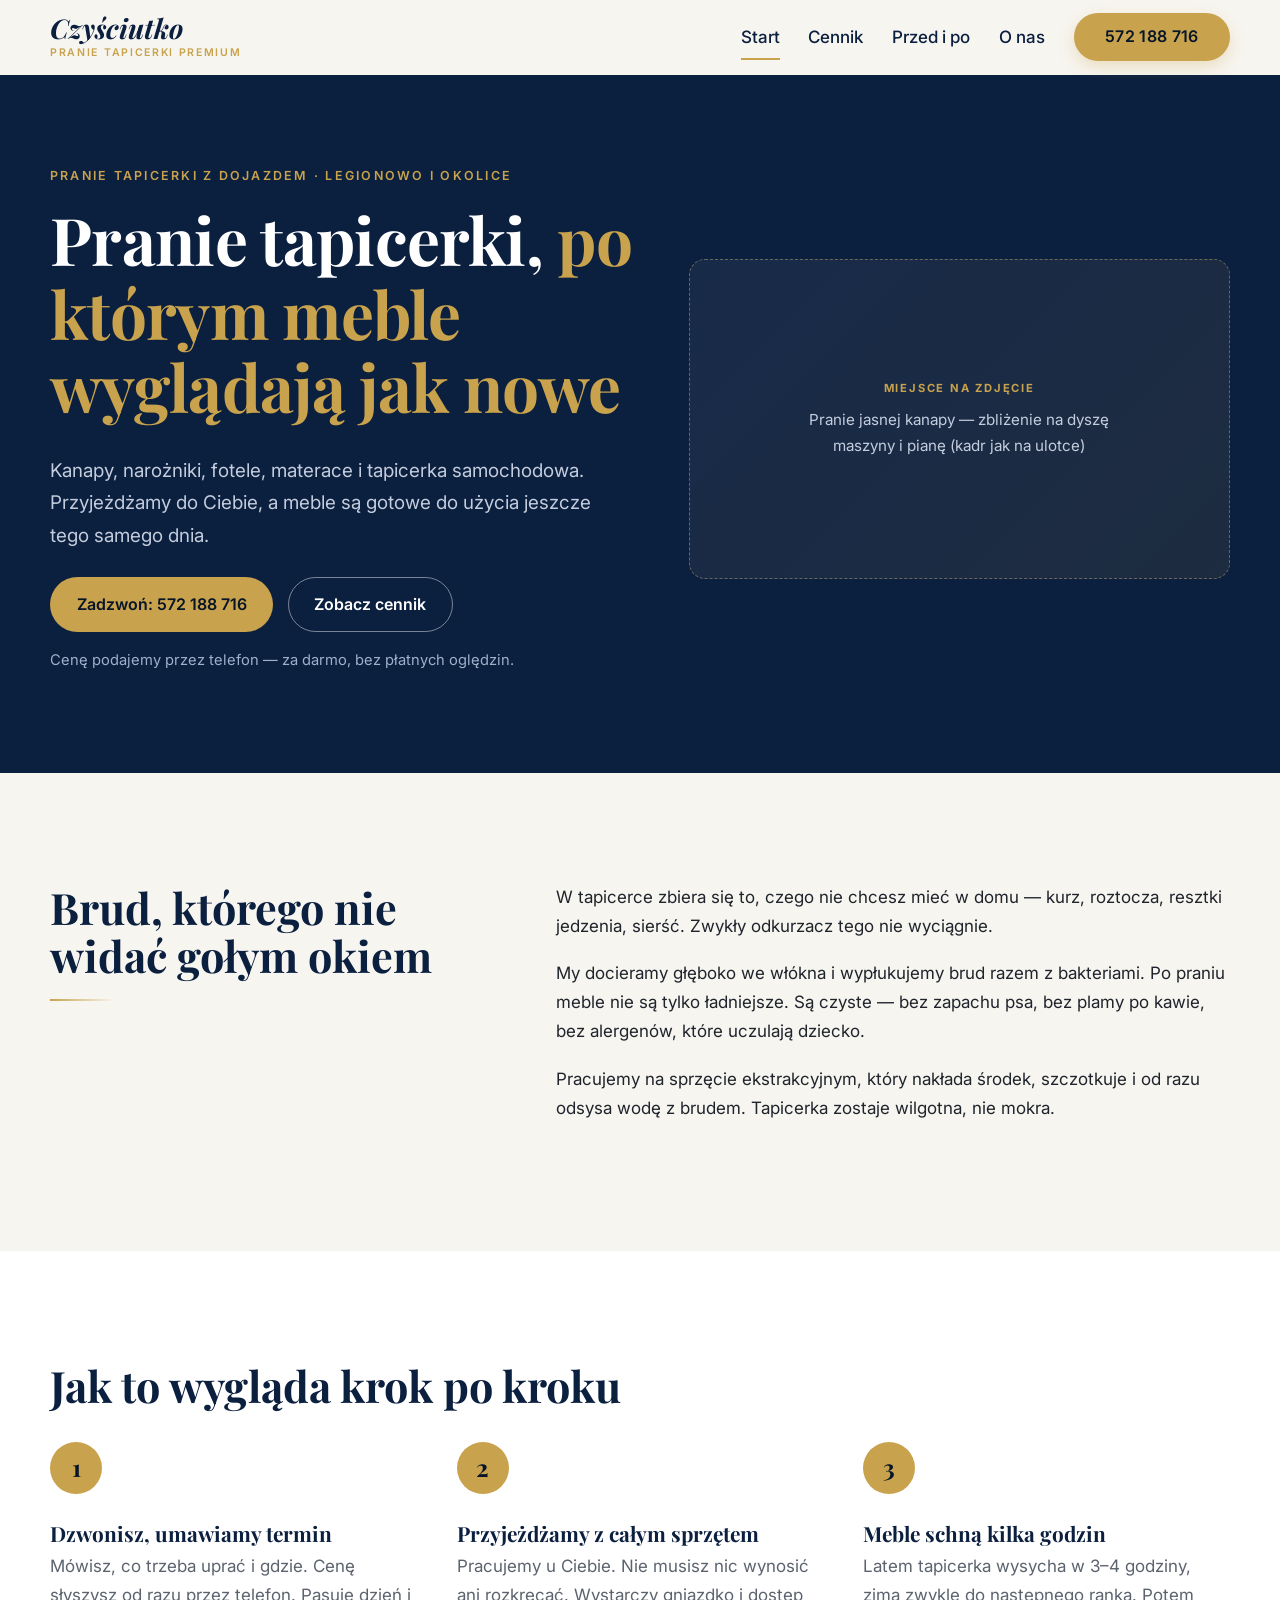
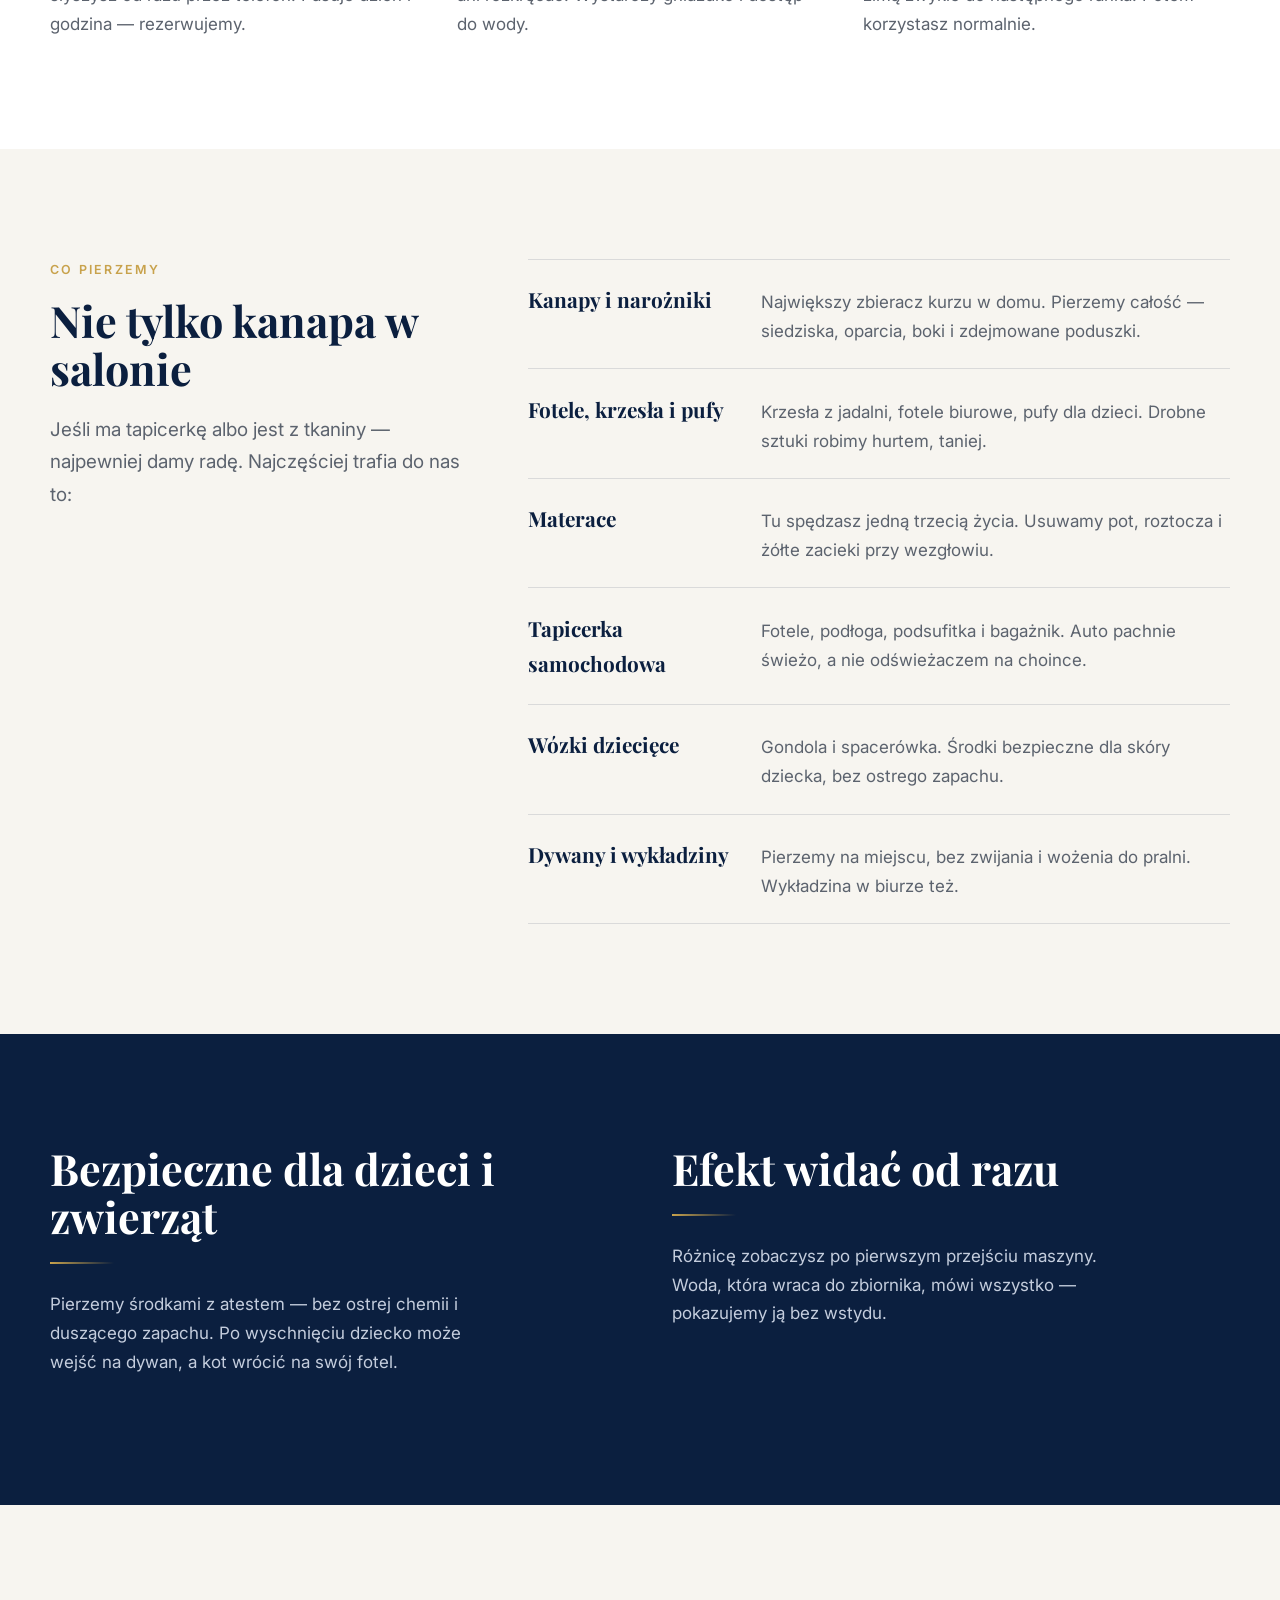
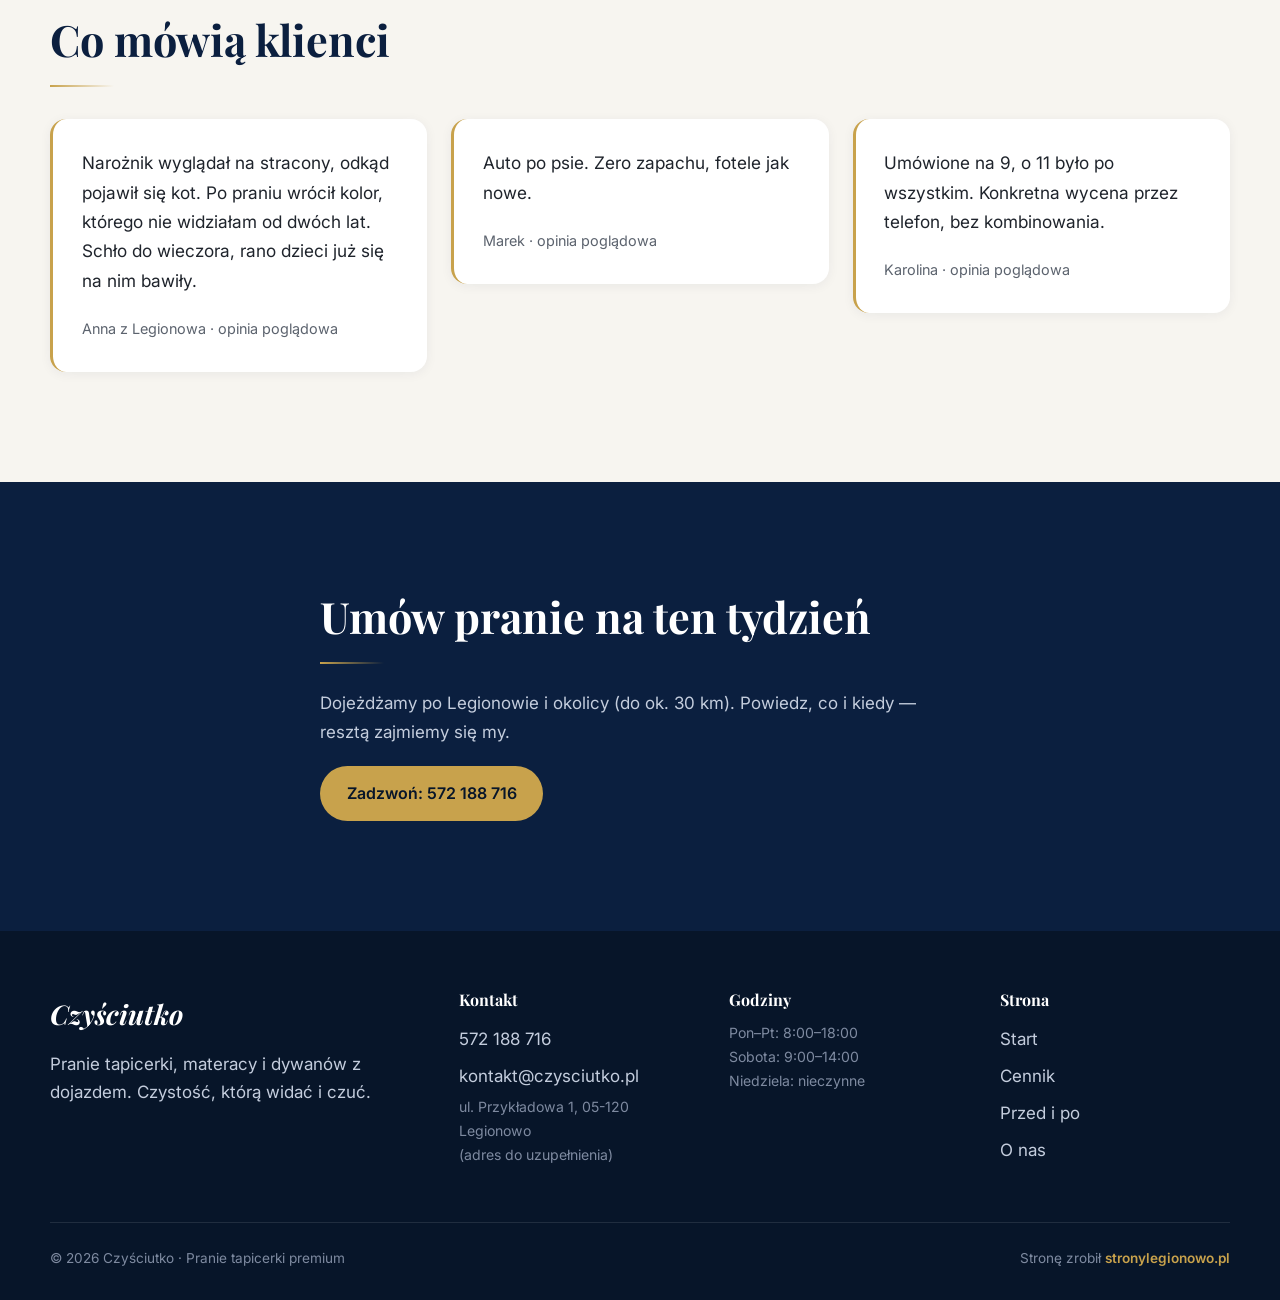
<file: index.html>
<!DOCTYPE html>
<html lang="pl">
<head>
  <meta charset="UTF-8">
  <meta name="viewport" content="width=device-width, initial-scale=1.0">
  <title>Pranie tapicerki Legionowo | Czyściutko</title>
  <meta name="description" content="Pranie kanap, narożników, materacy i tapicerki samochodowej z dojazdem. Legionowo i okolice. Wycena przez telefon: 572 188 716.">
  <link rel="canonical" href="https://czysciutko.pl/">

  <link rel="preconnect" href="https://fonts.googleapis.com">
  <link rel="preconnect" href="https://fonts.gstatic.com" crossorigin>
  <link href="https://fonts.googleapis.com/css2?family=Inter:wght@400;500;600;700&family=Playfair+Display:ital,wght@0,500;0,700;0,900;1,500;1,700&display=swap" rel="stylesheet">

  <link rel="stylesheet" href="style.css">
  <script src="main.js" defer></script>

  <!-- Dane firmy dla Google (Schema.org). Podmień dane na prawdziwe. -->
  <script type="application/ld+json">
  {
    "@context": "https://schema.org",
    "@type": "LocalBusiness",
    "name": "Czyściutko",
    "description": "Pranie tapicerki, materacy, dywanów i wnętrz samochodowych z dojazdem do klienta.",
    "telephone": "+48572188716",
    "email": "kontakt@czysciutko.pl",
    "url": "https://czysciutko.pl",
    "priceRange": "$$",
    "address": {
      "@type": "PostalAddress",
      "streetAddress": "ul. Przykładowa 1",
      "addressLocality": "Legionowo",
      "postalCode": "05-120",
      "addressCountry": "PL"
    },
    "areaServed": "Legionowo i okolice",
    "openingHours": ["Mo-Fr 08:00-18:00", "Sa 09:00-14:00"]
  }
  </script>
</head>
<body>

  <header class="site-header">
    <div class="wrap header__inner">
      <a class="brand" href="index.html">
        <span class="brand__name">Czyściutko</span>
        <span class="brand__tag">Pranie tapicerki premium</span>
      </a>
      <button class="nav-toggle" aria-label="Otwórz menu" aria-expanded="false" aria-controls="menu">
        <span></span><span></span><span></span>
      </button>
      <nav class="nav" id="menu">
        <a href="index.html">Start</a>
        <a href="cennik.html">Cennik</a>
        <a href="przed-po.html">Przed i po</a>
        <a href="o-nas.html">O nas</a>
        <a class="btn btn--gold nav__phone" href="tel:+48572188716">572 188 716</a>
      </nav>
    </div>
  </header>

  <main>
    <!-- HERO -->
    <section class="hero">
      <div class="wrap hero__inner">
        <div class="hero__text">
          <p class="eyebrow">Pranie tapicerki z dojazdem · Legionowo i okolice</p>
          <h1>Pranie tapicerki, <span class="accent">po którym meble wyglądają jak nowe</span></h1>
          <p class="lead">Kanapy, narożniki, fotele, materace i tapicerka samochodowa. Przyjeżdżamy do Ciebie, a meble są gotowe do użycia jeszcze tego samego dnia.</p>
          <div class="hero__cta">
            <a class="btn btn--gold" href="tel:+48572188716">Zadzwoń: 572 188 716</a>
            <a class="btn btn--ghost" href="cennik.html">Zobacz cennik</a>
          </div>
          <p class="hero__note">Cenę podajemy przez telefon — za darmo, bez płatnych oględzin.</p>
        </div>
        <div class="hero__media">
          <div class="ph ph--dark" role="img" aria-label="Zdjęcie: pranie kanapy odkurzaczem piorącym">
            <span class="ph__tag">Miejsce na zdjęcie</span>
            <span class="ph__desc">Pranie jasnej kanapy — zbliżenie na dyszę maszyny i pianę (kadr jak na ulotce)</span>
          </div>
        </div>
      </div>
    </section>

    <!-- CO ROBIMY -->
    <section class="section section--cream">
      <div class="wrap split">
        <div class="split__head">
          <h2>Brud, którego nie widać gołym okiem</h2>
          <hr class="flourish">
        </div>
        <div class="split__body">
          <p>W tapicerce zbiera się to, czego nie chcesz mieć w domu — kurz, roztocza, resztki jedzenia, sierść. Zwykły odkurzacz tego nie wyciągnie.</p>
          <p>My docieramy głęboko we włókna i wypłukujemy brud razem z bakteriami. Po praniu meble nie są tylko ładniejsze. Są czyste — bez zapachu psa, bez plamy po kawie, bez alergenów, które uczulają dziecko.</p>
          <p>Pracujemy na sprzęcie ekstrakcyjnym, który nakłada środek, szczotkuje i od razu odsysa wodę z brudem. Tapicerka zostaje wilgotna, nie mokra.</p>
        </div>
      </div>
    </section>

    <!-- JAK TO WYGLĄDA -->
    <section class="section section--paper">
      <div class="wrap">
        <h2 class="steps__title">Jak to wygląda krok po kroku</h2>
        <ol class="steps">
          <li class="step">
            <span class="step__num">1</span>
            <div>
              <h3>Dzwonisz, umawiamy termin</h3>
              <p>Mówisz, co trzeba uprać i gdzie. Cenę słyszysz od razu przez telefon. Pasuje dzień i godzina — rezerwujemy.</p>
            </div>
          </li>
          <li class="step">
            <span class="step__num">2</span>
            <div>
              <h3>Przyjeżdżamy z całym sprzętem</h3>
              <p>Pracujemy u Ciebie. Nie musisz nic wynosić ani rozkręcać. Wystarczy gniazdko i dostęp do wody.</p>
            </div>
          </li>
          <li class="step">
            <span class="step__num">3</span>
            <div>
              <h3>Meble schną kilka godzin</h3>
              <p>Latem tapicerka wysycha w 3–4 godziny, zimą zwykle do następnego ranka. Potem korzystasz normalnie.</p>
            </div>
          </li>
        </ol>
      </div>
    </section>

    <!-- CO PIERZEMY -->
    <section class="section section--cream">
      <div class="wrap clean">
        <div class="clean__intro">
          <p class="eyebrow">Co pierzemy</p>
          <h2>Nie tylko kanapa w salonie</h2>
          <p class="lead">Jeśli ma tapicerkę albo jest z tkaniny — najpewniej damy radę. Najczęściej trafia do nas to:</p>
        </div>
        <dl class="clean__list">
          <div class="clean__row">
            <dt>Kanapy i narożniki</dt>
            <dd>Największy zbieracz kurzu w domu. Pierzemy całość — siedziska, oparcia, boki i zdejmowane poduszki.</dd>
          </div>
          <div class="clean__row">
            <dt>Fotele, krzesła i pufy</dt>
            <dd>Krzesła z jadalni, fotele biurowe, pufy dla dzieci. Drobne sztuki robimy hurtem, taniej.</dd>
          </div>
          <div class="clean__row">
            <dt>Materace</dt>
            <dd>Tu spędzasz jedną trzecią życia. Usuwamy pot, roztocza i żółte zacieki przy wezgłowiu.</dd>
          </div>
          <div class="clean__row">
            <dt>Tapicerka samochodowa</dt>
            <dd>Fotele, podłoga, podsufitka i bagażnik. Auto pachnie świeżo, a nie odświeżaczem na choince.</dd>
          </div>
          <div class="clean__row">
            <dt>Wózki dziecięce</dt>
            <dd>Gondola i spacerówka. Środki bezpieczne dla skóry dziecka, bez ostrego zapachu.</dd>
          </div>
          <div class="clean__row">
            <dt>Dywany i wykładziny</dt>
            <dd>Pierzemy na miejscu, bez zwijania i wożenia do pralni. Wykładzina w biurze też.</dd>
          </div>
        </dl>
      </div>
    </section>

    <!-- OBIETNICA -->
    <section class="section section--navy">
      <div class="wrap promise__inner">
        <div>
          <h2>Bezpieczne dla dzieci i zwierząt</h2>
          <hr class="flourish">
          <p>Pierzemy środkami z atestem — bez ostrej chemii i duszącego zapachu. Po wyschnięciu dziecko może wejść na dywan, a kot wrócić na swój fotel.</p>
        </div>
        <div>
          <h2>Efekt widać od razu</h2>
          <hr class="flourish">
          <p>Różnicę zobaczysz po pierwszym przejściu maszyny. Woda, która wraca do zbiornika, mówi wszystko — pokazujemy ją bez wstydu.</p>
        </div>
      </div>
    </section>

    <!-- OPINIE -->
    <section class="section section--cream">
      <div class="wrap">
        <h2>Co mówią klienci</h2>
        <hr class="flourish">
        <div class="quotes">
          <blockquote class="quote quote--tall">
            <p>Narożnik wyglądał na stracony, odkąd pojawił się kot. Po praniu wrócił kolor, którego nie widziałam od dwóch lat. Schło do wieczora, rano dzieci już się na nim bawiły.</p>
            <cite>Anna z Legionowa · opinia poglądowa</cite>
          </blockquote>
          <blockquote class="quote">
            <p>Auto po psie. Zero zapachu, fotele jak nowe.</p>
            <cite>Marek · opinia poglądowa</cite>
          </blockquote>
          <blockquote class="quote">
            <p>Umówione na 9, o 11 było po wszystkim. Konkretna wycena przez telefon, bez kombinowania.</p>
            <cite>Karolina · opinia poglądowa</cite>
          </blockquote>
        </div>
      </div>
    </section>

    <!-- CTA -->
    <section class="section section--navy">
      <div class="wrap cta__inner">
        <h2>Umów pranie na ten tydzień</h2>
        <hr class="flourish">
        <p>Dojeżdżamy po Legionowie i okolicy (do ok. 30 km). Powiedz, co i kiedy — resztą zajmiemy się my.</p>
        <a class="btn btn--gold" href="tel:+48572188716">Zadzwoń: 572 188 716</a>
      </div>
    </section>
  </main>

  <footer class="site-footer">
    <div class="wrap footer__inner">
      <div class="footer__brand">
        <span class="brand__name">Czyściutko</span>
        <p>Pranie tapicerki, materacy i dywanów z dojazdem. Czystość, którą widać i czuć.</p>
      </div>
      <div class="footer__col">
        <h3>Kontakt</h3>
        <a href="tel:+48572188716">572 188 716</a>
        <a href="mailto:kontakt@czysciutko.pl">kontakt@czysciutko.pl</a>
        <p class="footer__muted">ul. Przykładowa 1, 05-120 Legionowo<br>(adres do uzupełnienia)</p>
      </div>
      <div class="footer__col">
        <h3>Godziny</h3>
        <p class="footer__muted">Pon–Pt: 8:00–18:00<br>Sobota: 9:00–14:00<br>Niedziela: nieczynne</p>
      </div>
      <nav class="footer__col">
        <h3>Strona</h3>
        <a href="index.html">Start</a>
        <a href="cennik.html">Cennik</a>
        <a href="przed-po.html">Przed i po</a>
        <a href="o-nas.html">O nas</a>
      </nav>
    </div>
    <div class="wrap footer__bottom">
      <p>© <span data-year>2026</span> Czyściutko · Pranie tapicerki premium</p>
      <p class="footer-credit">Stronę zrobił <a href="https://stronylegionowo.pl" target="_blank" rel="noopener">stronylegionowo.pl</a></p>
    </div>
  </footer>

</body>
</html>
</file>
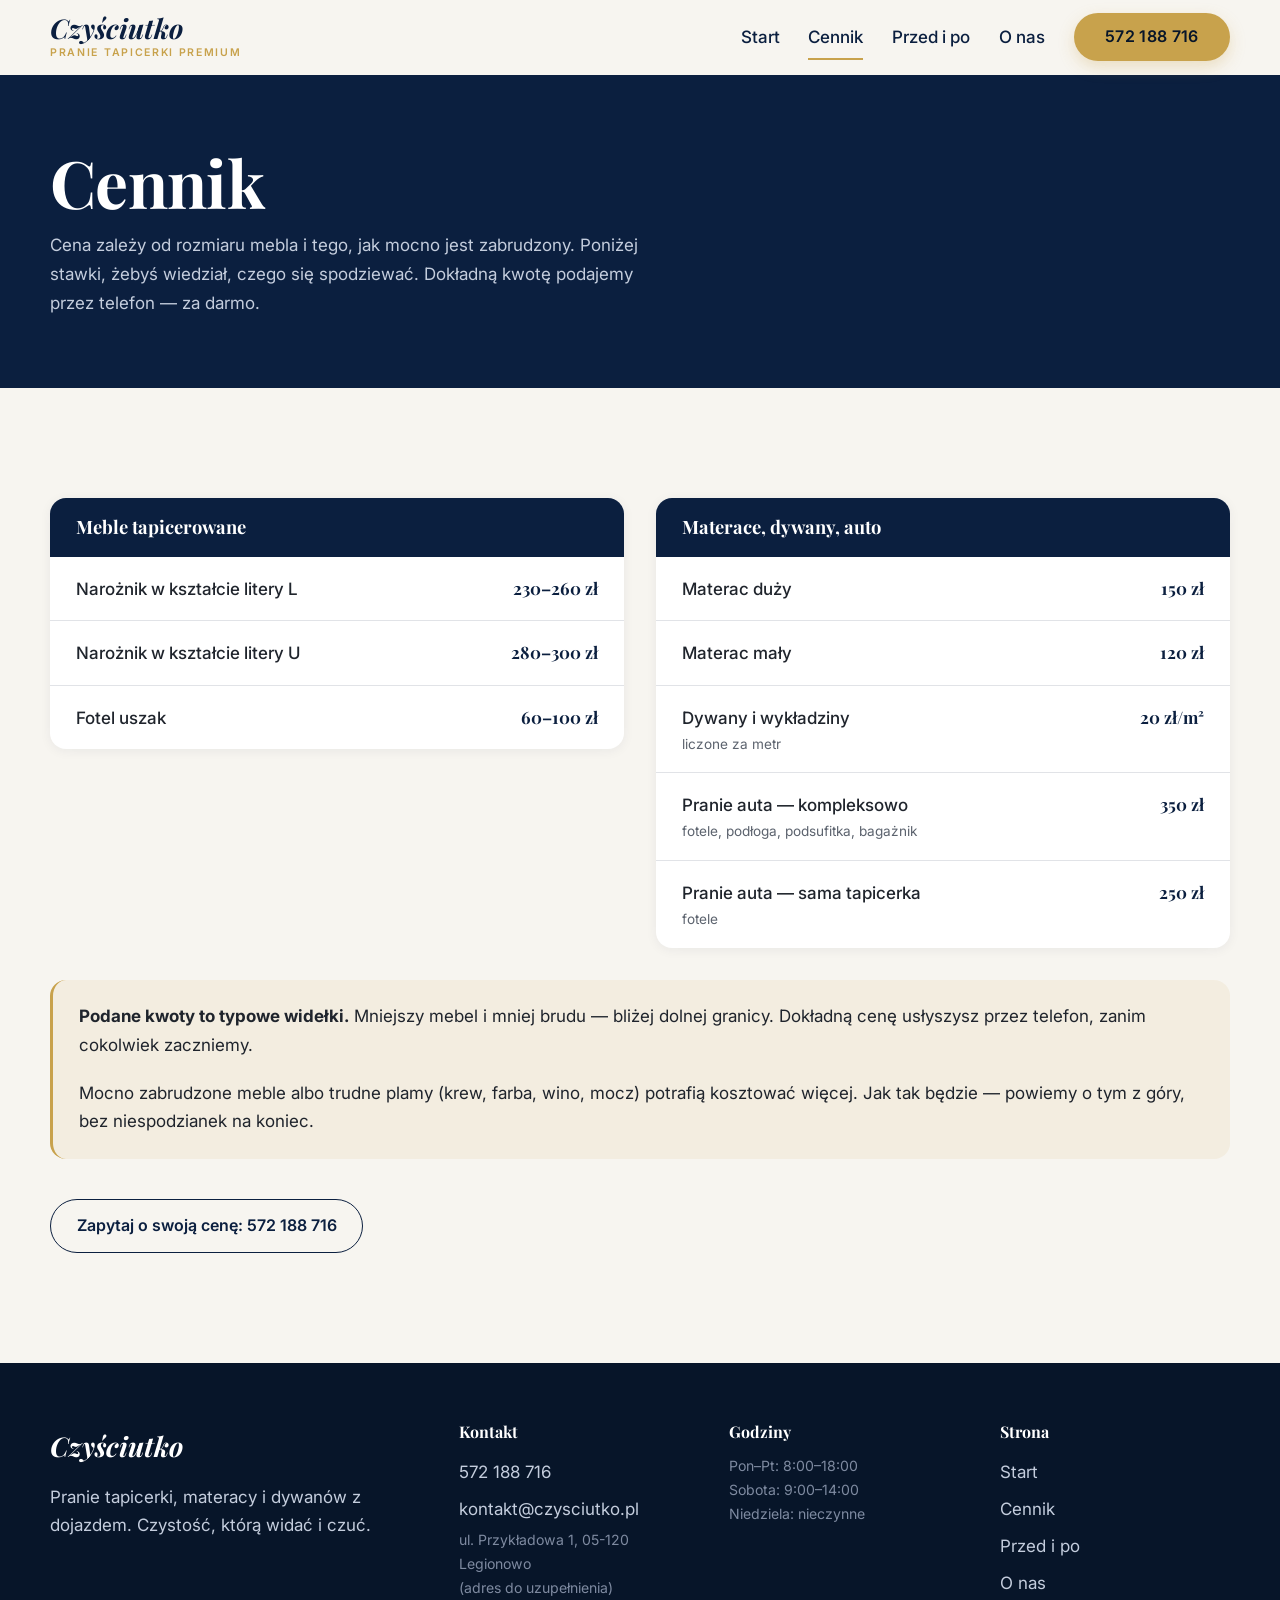
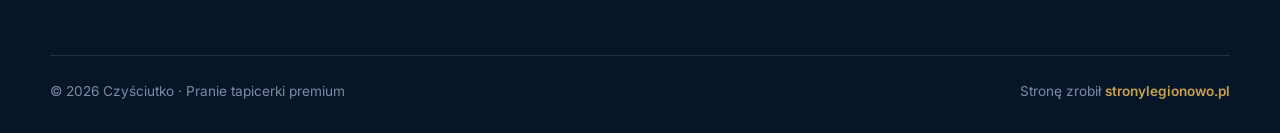
<file: cennik.html>
<!DOCTYPE html>
<html lang="pl">
<head>
  <meta charset="UTF-8">
  <meta name="viewport" content="width=device-width, initial-scale=1.0">
  <title>Cennik prania tapicerki Legionowo | Czyściutko</title>
  <meta name="description" content="Ile kosztuje pranie narożnika, fotela, materaca, dywanu i tapicerki auta. Cennik i darmowa wycena przez telefon: 572 188 716.">
  <link rel="canonical" href="https://czysciutko.pl/cennik.html">

  <link rel="preconnect" href="https://fonts.googleapis.com">
  <link rel="preconnect" href="https://fonts.gstatic.com" crossorigin>
  <link href="https://fonts.googleapis.com/css2?family=Inter:wght@400;500;600;700&family=Playfair+Display:ital,wght@0,500;0,700;0,900;1,500;1,700&display=swap" rel="stylesheet">

  <link rel="stylesheet" href="style.css">
  <script src="main.js" defer></script>
</head>
<body>

  <header class="site-header">
    <div class="wrap header__inner">
      <a class="brand" href="index.html">
        <span class="brand__name">Czyściutko</span>
        <span class="brand__tag">Pranie tapicerki premium</span>
      </a>
      <button class="nav-toggle" aria-label="Otwórz menu" aria-expanded="false" aria-controls="menu">
        <span></span><span></span><span></span>
      </button>
      <nav class="nav" id="menu">
        <a href="index.html">Start</a>
        <a href="cennik.html">Cennik</a>
        <a href="przed-po.html">Przed i po</a>
        <a href="o-nas.html">O nas</a>
        <a class="btn btn--gold nav__phone" href="tel:+48572188716">572 188 716</a>
      </nav>
    </div>
  </header>

  <main>
    <div class="page-head">
      <div class="wrap">
        <h1>Cennik</h1>
        <p>Cena zależy od rozmiaru mebla i tego, jak mocno jest zabrudzony. Poniżej stawki, żebyś wiedział, czego się spodziewać. Dokładną kwotę podajemy przez telefon — za darmo.</p>
      </div>
    </div>

    <section class="section section--cream">
      <div class="wrap">

        <div class="price-grid">

          <div class="price-card">
            <h3>Meble tapicerowane</h3>
            <div class="price-row">
              <span class="price-row__name">Narożnik w kształcie litery L</span>
              <span class="price-row__value">230–260 zł</span>
            </div>
            <div class="price-row">
              <span class="price-row__name">Narożnik w kształcie litery U</span>
              <span class="price-row__value">280–300 zł</span>
            </div>
            <div class="price-row">
              <span class="price-row__name">Fotel uszak</span>
              <span class="price-row__value">60–100 zł</span>
            </div>
          </div>

          <div class="price-card">
            <h3>Materace, dywany, auto</h3>
            <div class="price-row">
              <span class="price-row__name">Materac duży</span>
              <span class="price-row__value">150 zł</span>
            </div>
            <div class="price-row">
              <span class="price-row__name">Materac mały</span>
              <span class="price-row__value">120 zł</span>
            </div>
            <div class="price-row">
              <span class="price-row__name">Dywany i wykładziny <small>liczone za metr</small></span>
              <span class="price-row__value">20 zł/m²</span>
            </div>
            <div class="price-row">
              <span class="price-row__name">Pranie auta — kompleksowo <small>fotele, podłoga, podsufitka, bagażnik</small></span>
              <span class="price-row__value">350 zł</span>
            </div>
            <div class="price-row">
              <span class="price-row__name">Pranie auta — sama tapicerka <small>fotele</small></span>
              <span class="price-row__value">250 zł</span>
            </div>
          </div>

        </div>

        <div class="price-note">
          <p><strong>Podane kwoty to typowe widełki.</strong> Mniejszy mebel i mniej brudu — bliżej dolnej granicy. Dokładną cenę usłyszysz przez telefon, zanim cokolwiek zaczniemy.</p>
          <p style="margin:0;">Mocno zabrudzone meble albo trudne plamy (krew, farba, wino, mocz) potrafią kosztować więcej. Jak tak będzie — powiemy o tym z góry, bez niespodzianek na koniec.</p>
        </div>

        <div style="margin-top:2.5rem;">
          <a class="btn btn--outline" href="tel:+48572188716">Zapytaj o swoją cenę: 572 188 716</a>
        </div>

      </div>
    </section>
  </main>

  <footer class="site-footer">
    <div class="wrap footer__inner">
      <div class="footer__brand">
        <span class="brand__name">Czyściutko</span>
        <p>Pranie tapicerki, materacy i dywanów z dojazdem. Czystość, którą widać i czuć.</p>
      </div>
      <div class="footer__col">
        <h3>Kontakt</h3>
        <a href="tel:+48572188716">572 188 716</a>
        <a href="mailto:kontakt@czysciutko.pl">kontakt@czysciutko.pl</a>
        <p class="footer__muted">ul. Przykładowa 1, 05-120 Legionowo<br>(adres do uzupełnienia)</p>
      </div>
      <div class="footer__col">
        <h3>Godziny</h3>
        <p class="footer__muted">Pon–Pt: 8:00–18:00<br>Sobota: 9:00–14:00<br>Niedziela: nieczynne</p>
      </div>
      <nav class="footer__col">
        <h3>Strona</h3>
        <a href="index.html">Start</a>
        <a href="cennik.html">Cennik</a>
        <a href="przed-po.html">Przed i po</a>
        <a href="o-nas.html">O nas</a>
      </nav>
    </div>
    <div class="wrap footer__bottom">
      <p>© <span data-year>2026</span> Czyściutko · Pranie tapicerki premium</p>
      <p class="footer-credit">Stronę zrobił <a href="https://stronylegionowo.pl" target="_blank" rel="noopener">stronylegionowo.pl</a></p>
    </div>
  </footer>

</body>
</html>
</file>
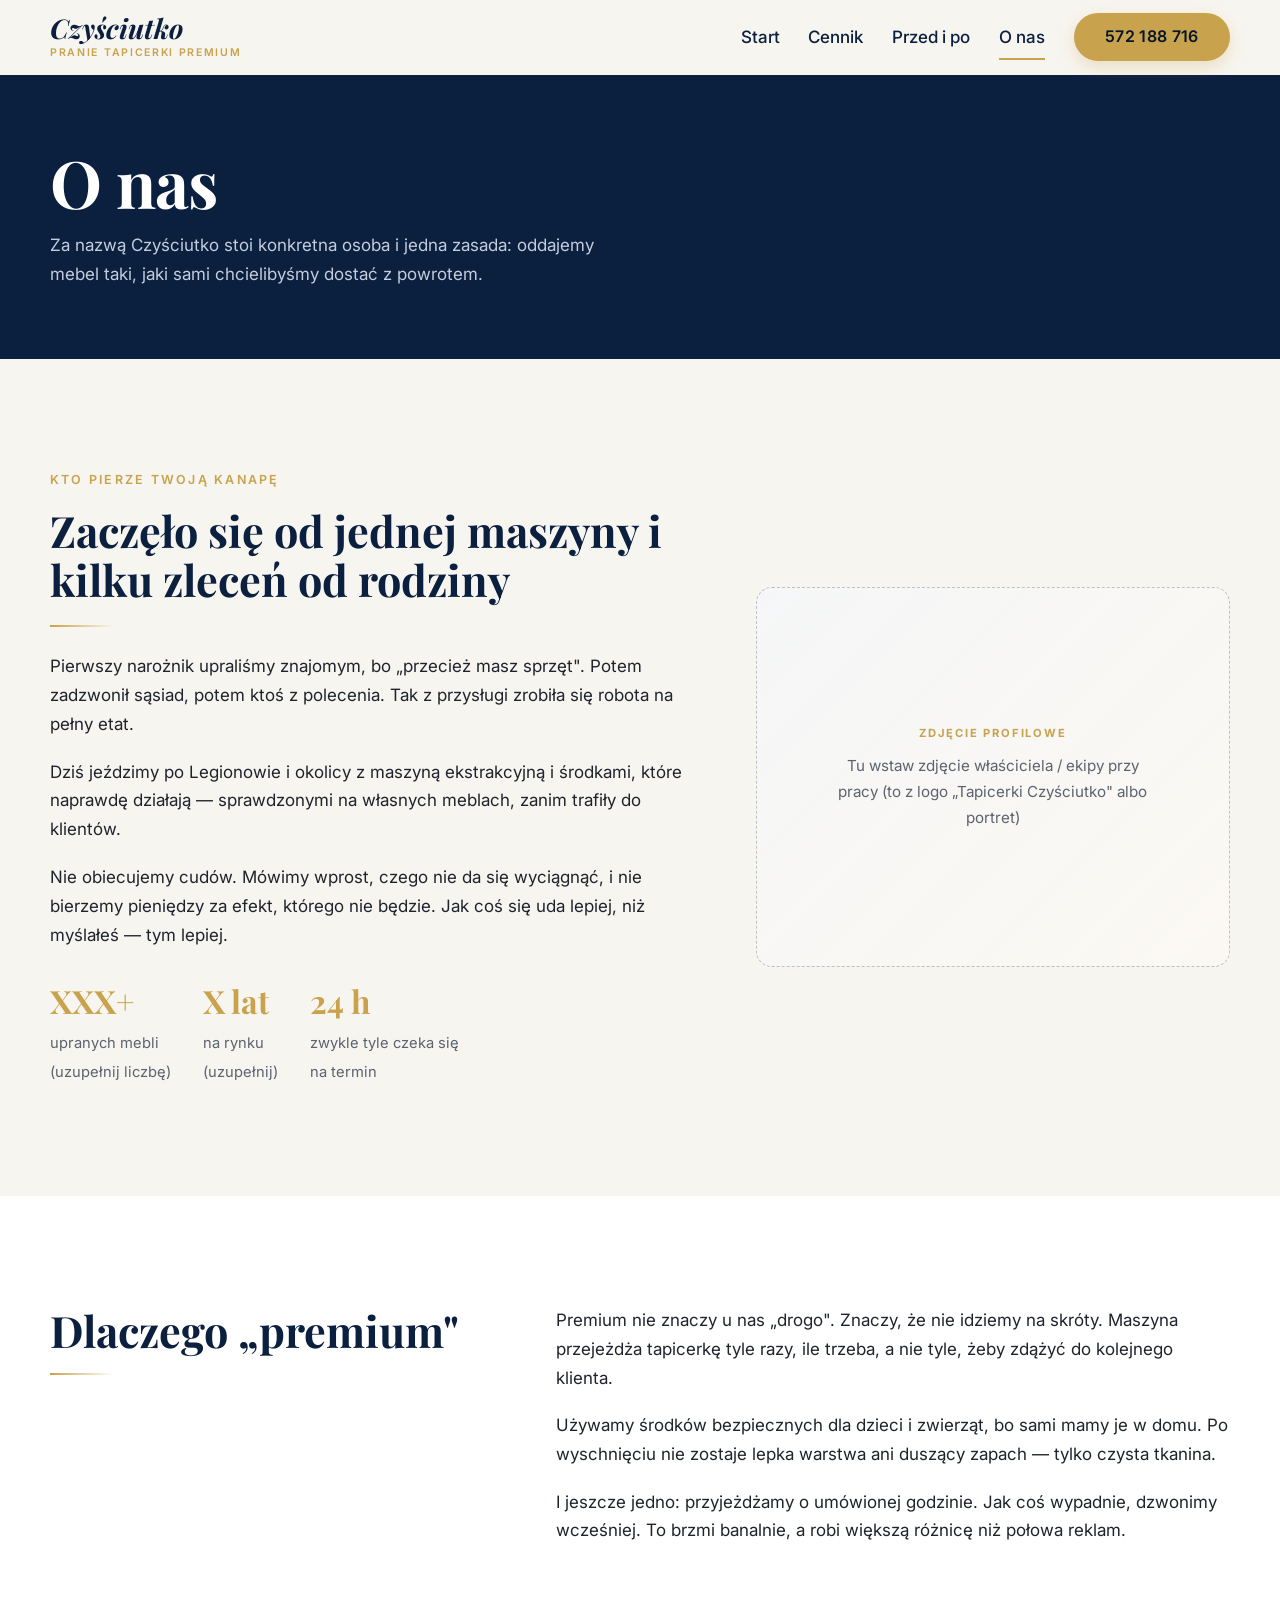
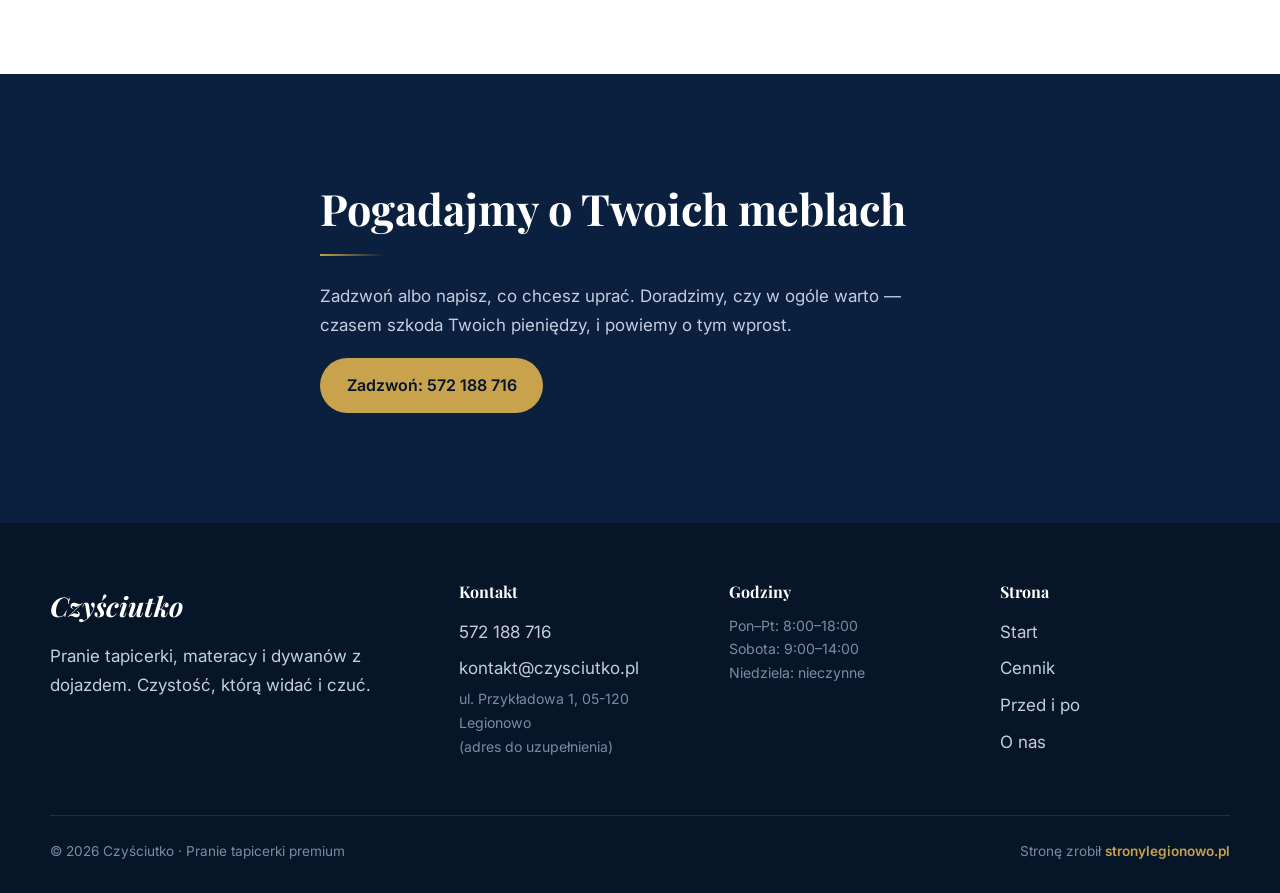
<file: o-nas.html>
<!DOCTYPE html>
<html lang="pl">
<head>
  <meta charset="UTF-8">
  <meta name="viewport" content="width=device-width, initial-scale=1.0">
  <title>O nas — pralnia tapicerki Czyściutko | Legionowo</title>
  <meta name="description" content="Kto pierze Twoją kanapę. Czyściutko — pranie tapicerki z dojazdem w Legionowie i okolicy. Zadzwoń: 572 188 716.">
  <link rel="canonical" href="https://czysciutko.pl/o-nas.html">

  <link rel="preconnect" href="https://fonts.googleapis.com">
  <link rel="preconnect" href="https://fonts.gstatic.com" crossorigin>
  <link href="https://fonts.googleapis.com/css2?family=Inter:wght@400;500;600;700&family=Playfair+Display:ital,wght@0,500;0,700;0,900;1,500;1,700&display=swap" rel="stylesheet">

  <link rel="stylesheet" href="style.css">
  <script src="main.js" defer></script>
</head>
<body>

  <header class="site-header">
    <div class="wrap header__inner">
      <a class="brand" href="index.html">
        <span class="brand__name">Czyściutko</span>
        <span class="brand__tag">Pranie tapicerki premium</span>
      </a>
      <button class="nav-toggle" aria-label="Otwórz menu" aria-expanded="false" aria-controls="menu">
        <span></span><span></span><span></span>
      </button>
      <nav class="nav" id="menu">
        <a href="index.html">Start</a>
        <a href="cennik.html">Cennik</a>
        <a href="przed-po.html">Przed i po</a>
        <a href="o-nas.html">O nas</a>
        <a class="btn btn--gold nav__phone" href="tel:+48572188716">572 188 716</a>
      </nav>
    </div>
  </header>

  <main>
    <div class="page-head">
      <div class="wrap">
        <h1>O nas</h1>
        <p>Za nazwą Czyściutko stoi konkretna osoba i jedna zasada: oddajemy mebel taki, jaki sami chcielibyśmy dostać z powrotem.</p>
      </div>
    </div>

    <section class="section section--cream">
      <div class="wrap about-grid">
        <div>
          <p class="eyebrow">Kto pierze Twoją kanapę</p>
          <h2>Zaczęło się od jednej maszyny i kilku zleceń od rodziny</h2>
          <hr class="flourish">
          <p>Pierwszy narożnik upraliśmy znajomym, bo „przecież masz sprzęt". Potem zadzwonił sąsiad, potem ktoś z polecenia. Tak z przysługi zrobiła się robota na pełny etat.</p>
          <p>Dziś jeździmy po Legionowie i okolicy z maszyną ekstrakcyjną i środkami, które naprawdę działają — sprawdzonymi na własnych meblach, zanim trafiły do klientów.</p>
          <p>Nie obiecujemy cudów. Mówimy wprost, czego nie da się wyciągnąć, i nie bierzemy pieniędzy za efekt, którego nie będzie. Jak coś się uda lepiej, niż myślałeś — tym lepiej.</p>

          <div class="about-stats">
            <div class="about-stat">
              <b>XXX+</b>
              <span>upranych mebli<br>(uzupełnij liczbę)</span>
            </div>
            <div class="about-stat">
              <b>X lat</b>
              <span>na rynku<br>(uzupełnij)</span>
            </div>
            <div class="about-stat">
              <b>24 h</b>
              <span>zwykle tyle czeka się<br>na termin</span>
            </div>
          </div>
        </div>

        <div>
          <div class="ph" role="img" aria-label="Zdjęcie właściciela firmy Czyściutko przy pracy" style="min-height:380px;">
            <span class="ph__tag">Zdjęcie profilowe</span>
            <span class="ph__desc">Tu wstaw zdjęcie właściciela / ekipy przy pracy (to z logo „Tapicerki Czyściutko" albo portret)</span>
          </div>
        </div>
      </div>
    </section>

    <section class="section section--paper">
      <div class="wrap split">
        <div class="split__head">
          <h2>Dlaczego „premium"</h2>
          <hr class="flourish">
        </div>
        <div class="split__body">
          <p>Premium nie znaczy u nas „drogo". Znaczy, że nie idziemy na skróty. Maszyna przejeżdża tapicerkę tyle razy, ile trzeba, a nie tyle, żeby zdążyć do kolejnego klienta.</p>
          <p>Używamy środków bezpiecznych dla dzieci i zwierząt, bo sami mamy je w domu. Po wyschnięciu nie zostaje lepka warstwa ani duszący zapach — tylko czysta tkanina.</p>
          <p>I jeszcze jedno: przyjeżdżamy o umówionej godzinie. Jak coś wypadnie, dzwonimy wcześniej. To brzmi banalnie, a robi większą różnicę niż połowa reklam.</p>
        </div>
      </div>
    </section>

    <section class="section section--navy">
      <div class="wrap cta__inner">
        <h2>Pogadajmy o Twoich meblach</h2>
        <hr class="flourish">
        <p>Zadzwoń albo napisz, co chcesz uprać. Doradzimy, czy w ogóle warto — czasem szkoda Twoich pieniędzy, i powiemy o tym wprost.</p>
        <a class="btn btn--gold" href="tel:+48572188716">Zadzwoń: 572 188 716</a>
      </div>
    </section>
  </main>

  <footer class="site-footer">
    <div class="wrap footer__inner">
      <div class="footer__brand">
        <span class="brand__name">Czyściutko</span>
        <p>Pranie tapicerki, materacy i dywanów z dojazdem. Czystość, którą widać i czuć.</p>
      </div>
      <div class="footer__col">
        <h3>Kontakt</h3>
        <a href="tel:+48572188716">572 188 716</a>
        <a href="mailto:kontakt@czysciutko.pl">kontakt@czysciutko.pl</a>
        <p class="footer__muted">ul. Przykładowa 1, 05-120 Legionowo<br>(adres do uzupełnienia)</p>
      </div>
      <div class="footer__col">
        <h3>Godziny</h3>
        <p class="footer__muted">Pon–Pt: 8:00–18:00<br>Sobota: 9:00–14:00<br>Niedziela: nieczynne</p>
      </div>
      <nav class="footer__col">
        <h3>Strona</h3>
        <a href="index.html">Start</a>
        <a href="cennik.html">Cennik</a>
        <a href="przed-po.html">Przed i po</a>
        <a href="o-nas.html">O nas</a>
      </nav>
    </div>
    <div class="wrap footer__bottom">
      <p>© <span data-year>2026</span> Czyściutko · Pranie tapicerki premium</p>
      <p class="footer-credit">Stronę zrobił <a href="https://stronylegionowo.pl" target="_blank" rel="noopener">stronylegionowo.pl</a></p>
    </div>
  </footer>

</body>
</html>
</file>
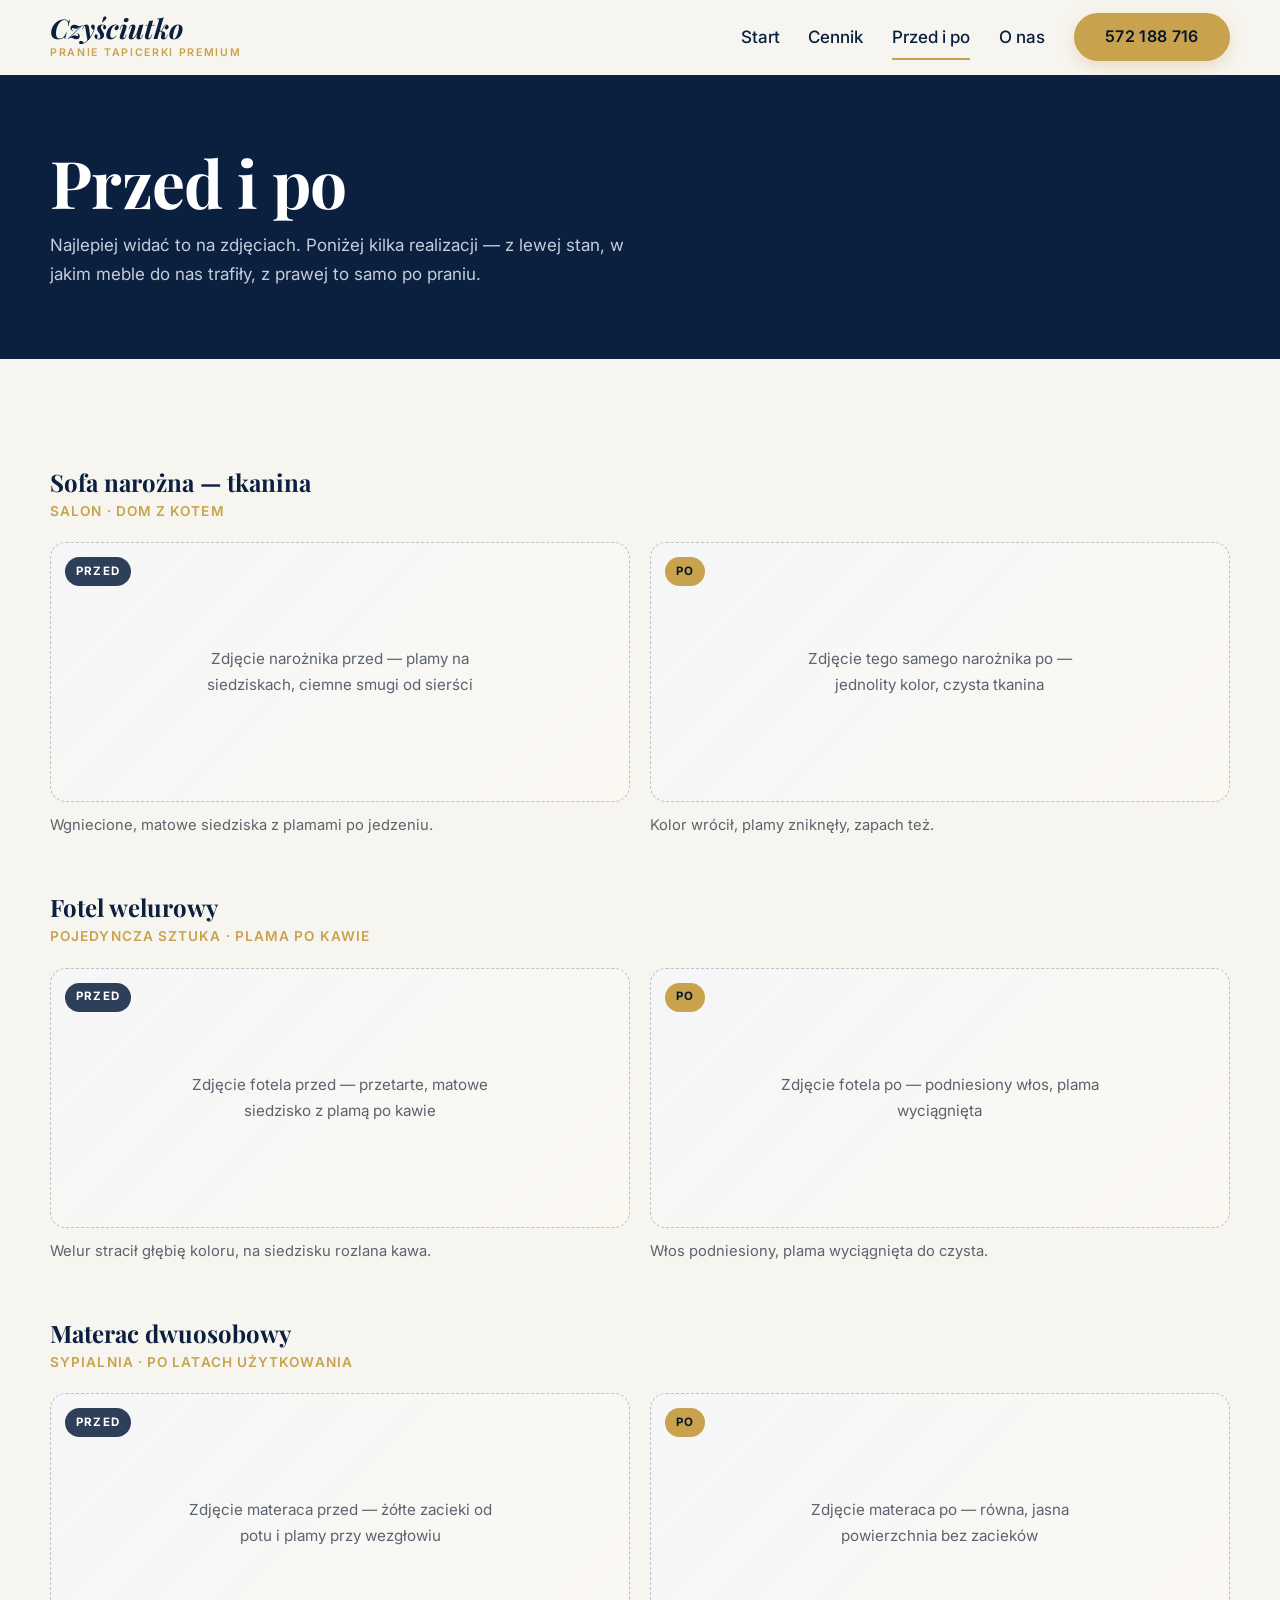
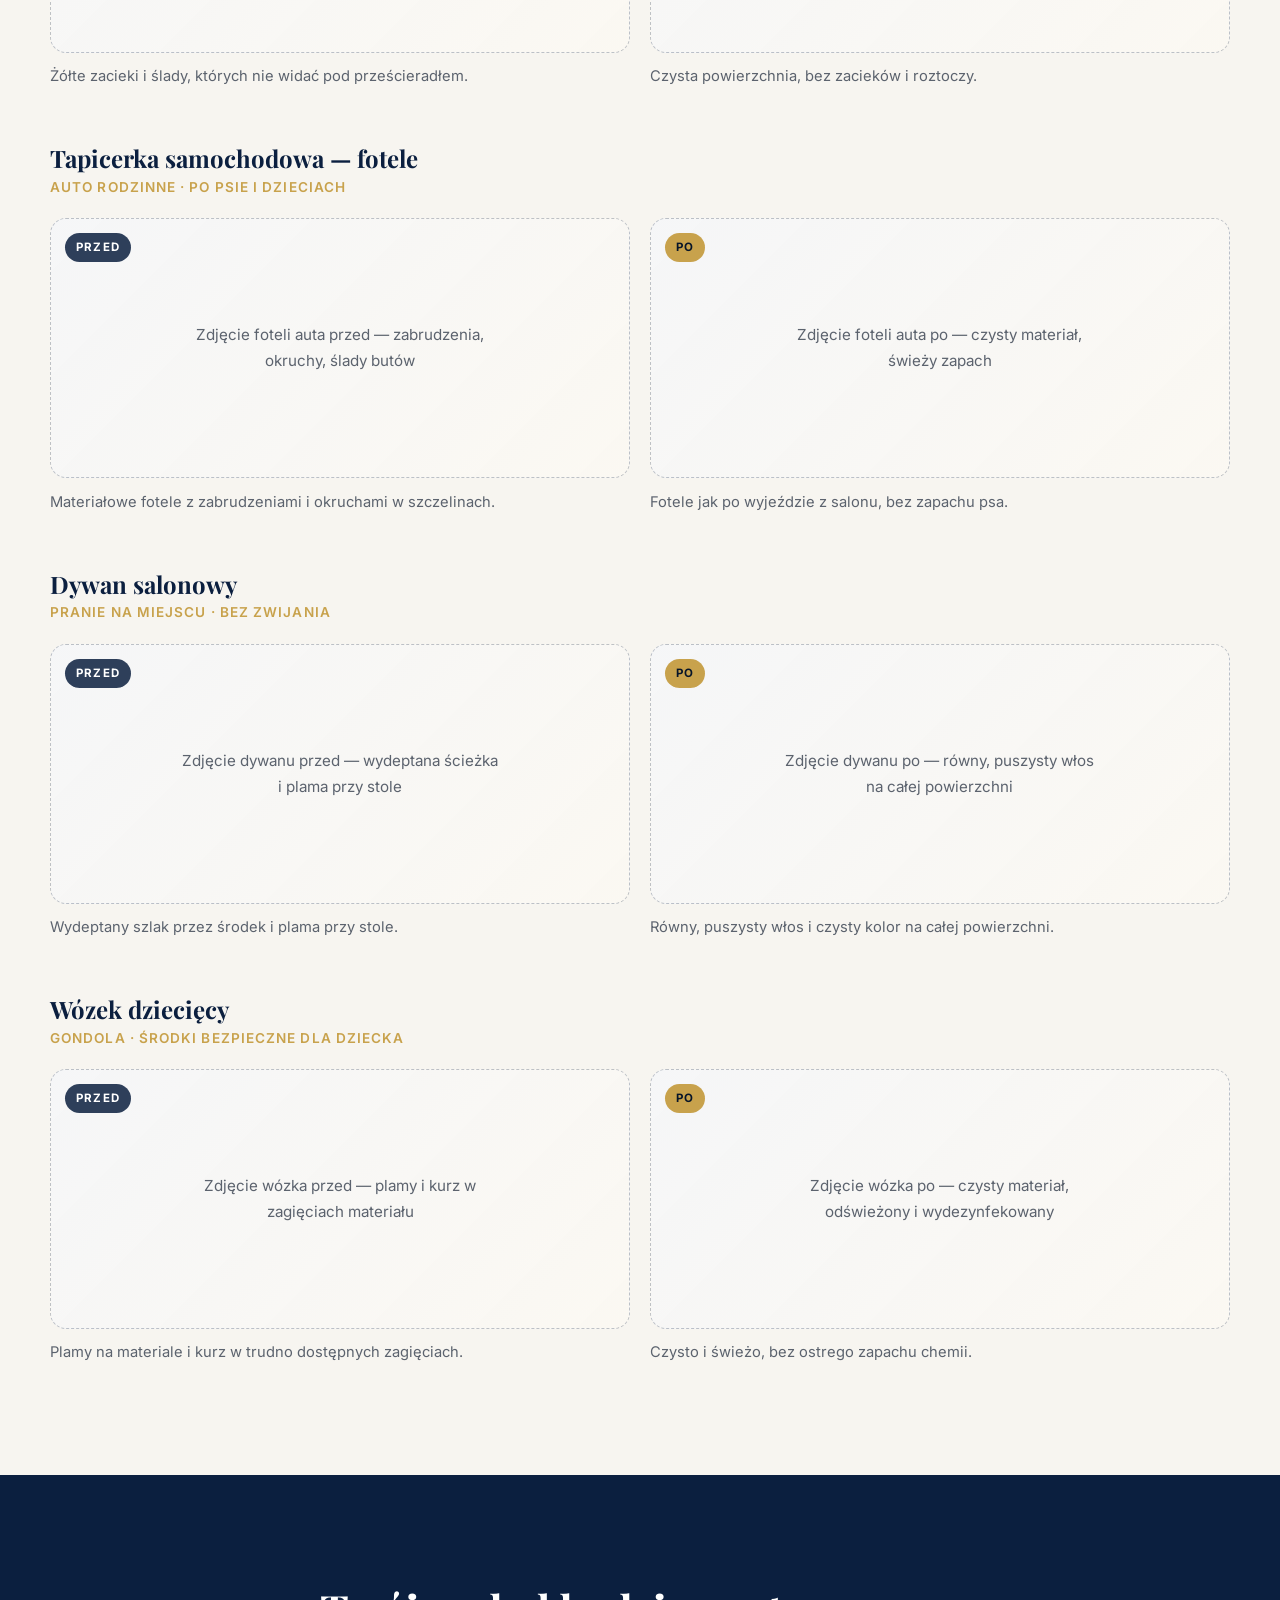
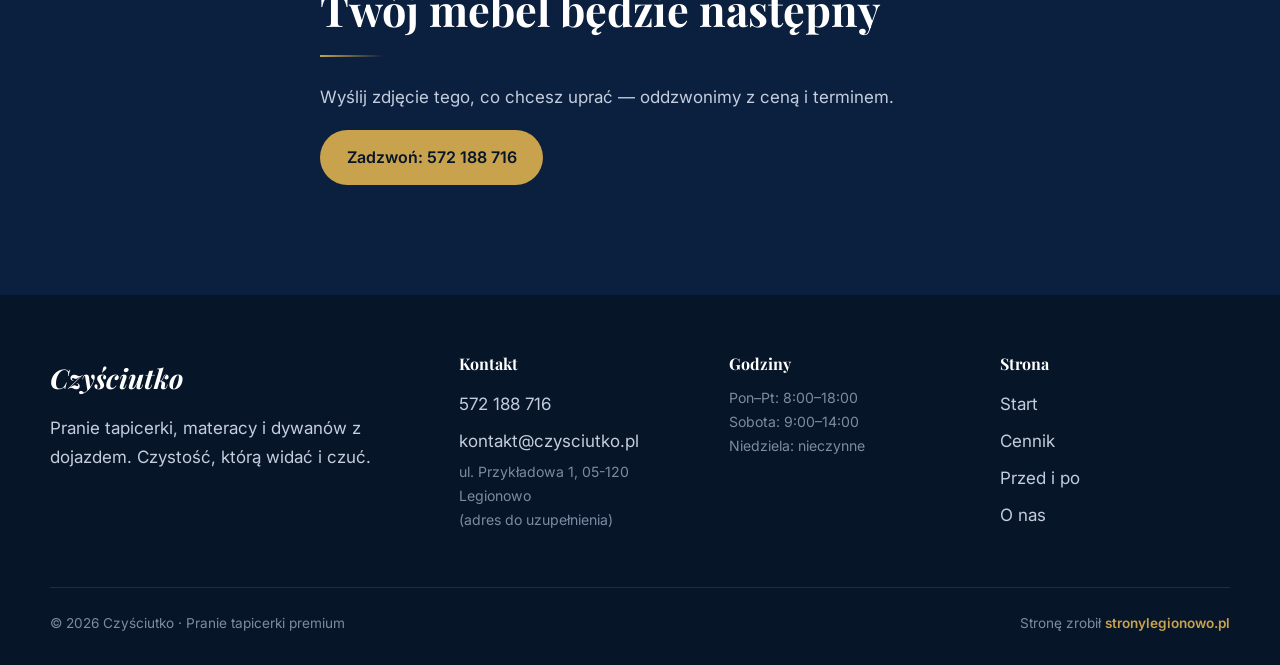
<file: przed-po.html>
<!DOCTYPE html>
<html lang="pl">
<head>
  <meta charset="UTF-8">
  <meta name="viewport" content="width=device-width, initial-scale=1.0">
  <title>Pranie tapicerki — efekty przed i po | Czyściutko</title>
  <meta name="description" content="Zobacz różnicę przed i po praniu: kanapy, fotele, materace i tapicerka samochodowa. Legionowo i okolice. Tel: 572 188 716.">
  <link rel="canonical" href="https://czysciutko.pl/przed-po.html">

  <link rel="preconnect" href="https://fonts.googleapis.com">
  <link rel="preconnect" href="https://fonts.gstatic.com" crossorigin>
  <link href="https://fonts.googleapis.com/css2?family=Inter:wght@400;500;600;700&family=Playfair+Display:ital,wght@0,500;0,700;0,900;1,500;1,700&display=swap" rel="stylesheet">

  <link rel="stylesheet" href="style.css">
  <script src="main.js" defer></script>
</head>
<body>

  <header class="site-header">
    <div class="wrap header__inner">
      <a class="brand" href="index.html">
        <span class="brand__name">Czyściutko</span>
        <span class="brand__tag">Pranie tapicerki premium</span>
      </a>
      <button class="nav-toggle" aria-label="Otwórz menu" aria-expanded="false" aria-controls="menu">
        <span></span><span></span><span></span>
      </button>
      <nav class="nav" id="menu">
        <a href="index.html">Start</a>
        <a href="cennik.html">Cennik</a>
        <a href="przed-po.html">Przed i po</a>
        <a href="o-nas.html">O nas</a>
        <a class="btn btn--gold nav__phone" href="tel:+48572188716">572 188 716</a>
      </nav>
    </div>
  </header>

  <main>
    <div class="page-head">
      <div class="wrap">
        <h1>Przed i po</h1>
        <p>Najlepiej widać to na zdjęciach. Poniżej kilka realizacji — z lewej stan, w jakim meble do nas trafiły, z prawej to samo po praniu.</p>
      </div>
    </div>

    <section class="section section--cream">
      <div class="wrap ba-list">

        <!-- Każdy blok = jedna usługa. Podmień placeholdery na prawdziwe zdjęcia. -->

        <article class="ba">
          <h2>Sofa narożna — tkanina</h2>
          <p class="ba__meta">Salon · dom z kotem</p>
          <div class="ba__pair">
            <figure class="ba__shot ba__shot--before">
              <div class="ph" role="img" aria-label="Sofa narożna przed praniem">
                <span class="ph__badge">PRZED</span>
                <span class="ph__desc">Zdjęcie narożnika przed — plamy na siedziskach, ciemne smugi od sierści</span>
              </div>
              <figcaption>Wgniecione, matowe siedziska z plamami po jedzeniu.</figcaption>
            </figure>
            <figure class="ba__shot ba__shot--after">
              <div class="ph" role="img" aria-label="Ta sama sofa narożna po praniu">
                <span class="ph__badge">PO</span>
                <span class="ph__desc">Zdjęcie tego samego narożnika po — jednolity kolor, czysta tkanina</span>
              </div>
              <figcaption>Kolor wrócił, plamy zniknęły, zapach też.</figcaption>
            </figure>
          </div>
        </article>

        <article class="ba">
          <h2>Fotel welurowy</h2>
          <p class="ba__meta">Pojedyncza sztuka · plama po kawie</p>
          <div class="ba__pair">
            <figure class="ba__shot ba__shot--before">
              <div class="ph" role="img" aria-label="Fotel welurowy przed praniem">
                <span class="ph__badge">PRZED</span>
                <span class="ph__desc">Zdjęcie fotela przed — przetarte, matowe siedzisko z plamą po kawie</span>
              </div>
              <figcaption>Welur stracił głębię koloru, na siedzisku rozlana kawa.</figcaption>
            </figure>
            <figure class="ba__shot ba__shot--after">
              <div class="ph" role="img" aria-label="Ten sam fotel po praniu">
                <span class="ph__badge">PO</span>
                <span class="ph__desc">Zdjęcie fotela po — podniesiony włos, plama wyciągnięta</span>
              </div>
              <figcaption>Włos podniesiony, plama wyciągnięta do czysta.</figcaption>
            </figure>
          </div>
        </article>

        <article class="ba">
          <h2>Materac dwuosobowy</h2>
          <p class="ba__meta">Sypialnia · po latach użytkowania</p>
          <div class="ba__pair">
            <figure class="ba__shot ba__shot--before">
              <div class="ph" role="img" aria-label="Materac przed praniem">
                <span class="ph__badge">PRZED</span>
                <span class="ph__desc">Zdjęcie materaca przed — żółte zacieki od potu i plamy przy wezgłowiu</span>
              </div>
              <figcaption>Żółte zacieki i ślady, których nie widać pod prześcieradłem.</figcaption>
            </figure>
            <figure class="ba__shot ba__shot--after">
              <div class="ph" role="img" aria-label="Ten sam materac po praniu">
                <span class="ph__badge">PO</span>
                <span class="ph__desc">Zdjęcie materaca po — równa, jasna powierzchnia bez zacieków</span>
              </div>
              <figcaption>Czysta powierzchnia, bez zacieków i roztoczy.</figcaption>
            </figure>
          </div>
        </article>

        <article class="ba">
          <h2>Tapicerka samochodowa — fotele</h2>
          <p class="ba__meta">Auto rodzinne · po psie i dzieciach</p>
          <div class="ba__pair">
            <figure class="ba__shot ba__shot--before">
              <div class="ph" role="img" aria-label="Fotele samochodowe przed praniem">
                <span class="ph__badge">PRZED</span>
                <span class="ph__desc">Zdjęcie foteli auta przed — zabrudzenia, okruchy, ślady butów</span>
              </div>
              <figcaption>Materiałowe fotele z zabrudzeniami i okruchami w szczelinach.</figcaption>
            </figure>
            <figure class="ba__shot ba__shot--after">
              <div class="ph" role="img" aria-label="Te same fotele auta po praniu">
                <span class="ph__badge">PO</span>
                <span class="ph__desc">Zdjęcie foteli auta po — czysty materiał, świeży zapach</span>
              </div>
              <figcaption>Fotele jak po wyjeździe z salonu, bez zapachu psa.</figcaption>
            </figure>
          </div>
        </article>

        <article class="ba">
          <h2>Dywan salonowy</h2>
          <p class="ba__meta">Pranie na miejscu · bez zwijania</p>
          <div class="ba__pair">
            <figure class="ba__shot ba__shot--before">
              <div class="ph" role="img" aria-label="Dywan przed praniem">
                <span class="ph__badge">PRZED</span>
                <span class="ph__desc">Zdjęcie dywanu przed — wydeptana ścieżka i plama przy stole</span>
              </div>
              <figcaption>Wydeptany szlak przez środek i plama przy stole.</figcaption>
            </figure>
            <figure class="ba__shot ba__shot--after">
              <div class="ph" role="img" aria-label="Ten sam dywan po praniu">
                <span class="ph__badge">PO</span>
                <span class="ph__desc">Zdjęcie dywanu po — równy, puszysty włos na całej powierzchni</span>
              </div>
              <figcaption>Równy, puszysty włos i czysty kolor na całej powierzchni.</figcaption>
            </figure>
          </div>
        </article>

        <article class="ba">
          <h2>Wózek dziecięcy</h2>
          <p class="ba__meta">Gondola · środki bezpieczne dla dziecka</p>
          <div class="ba__pair">
            <figure class="ba__shot ba__shot--before">
              <div class="ph" role="img" aria-label="Wózek dziecięcy przed praniem">
                <span class="ph__badge">PRZED</span>
                <span class="ph__desc">Zdjęcie wózka przed — plamy i kurz w zagięciach materiału</span>
              </div>
              <figcaption>Plamy na materiale i kurz w trudno dostępnych zagięciach.</figcaption>
            </figure>
            <figure class="ba__shot ba__shot--after">
              <div class="ph" role="img" aria-label="Ten sam wózek po praniu">
                <span class="ph__badge">PO</span>
                <span class="ph__desc">Zdjęcie wózka po — czysty materiał, odświeżony i wydezynfekowany</span>
              </div>
              <figcaption>Czysto i świeżo, bez ostrego zapachu chemii.</figcaption>
            </figure>
          </div>
        </article>

      </div>
    </section>

    <section class="section section--navy">
      <div class="wrap cta__inner">
        <h2>Twój mebel będzie następny</h2>
        <hr class="flourish">
        <p>Wyślij zdjęcie tego, co chcesz uprać — oddzwonimy z ceną i terminem.</p>
        <a class="btn btn--gold" href="tel:+48572188716">Zadzwoń: 572 188 716</a>
      </div>
    </section>
  </main>

  <footer class="site-footer">
    <div class="wrap footer__inner">
      <div class="footer__brand">
        <span class="brand__name">Czyściutko</span>
        <p>Pranie tapicerki, materacy i dywanów z dojazdem. Czystość, którą widać i czuć.</p>
      </div>
      <div class="footer__col">
        <h3>Kontakt</h3>
        <a href="tel:+48572188716">572 188 716</a>
        <a href="mailto:kontakt@czysciutko.pl">kontakt@czysciutko.pl</a>
        <p class="footer__muted">ul. Przykładowa 1, 05-120 Legionowo<br>(adres do uzupełnienia)</p>
      </div>
      <div class="footer__col">
        <h3>Godziny</h3>
        <p class="footer__muted">Pon–Pt: 8:00–18:00<br>Sobota: 9:00–14:00<br>Niedziela: nieczynne</p>
      </div>
      <nav class="footer__col">
        <h3>Strona</h3>
        <a href="index.html">Start</a>
        <a href="cennik.html">Cennik</a>
        <a href="przed-po.html">Przed i po</a>
        <a href="o-nas.html">O nas</a>
      </nav>
    </div>
    <div class="wrap footer__bottom">
      <p>© <span data-year>2026</span> Czyściutko · Pranie tapicerki premium</p>
      <p class="footer-credit">Stronę zrobił <a href="https://stronylegionowo.pl" target="_blank" rel="noopener">stronylegionowo.pl</a></p>
    </div>
  </footer>

</body>
</html>
</file>
<file: style.css>
/* =========================================================
   Czyściutko — pranie tapicerki
   Wszystkie kolory zmieniasz w jednym miejscu: :root poniżej.
   ========================================================= */

:root{
  --navy:        #0b1f3f;
  --navy-deep:   #071529;
  --navy-soft:   #15294d;
  --gold:        #c8a24c;
  --gold-light:  #e3c47e;
  --cream:       #f7f5f0;
  --paper:       #ffffff;
  --ink:         #1f242c;
  --muted:       #5c636e;
  --line:        rgba(11,31,63,.12);
  --shadow:      0 2px 12px rgba(11,31,63,.06);
  --shadow-lg:   0 18px 50px rgba(7,21,41,.18);

  --wrap: 1180px;
  --radius: 16px;

  --font-head: "Playfair Display", Georgia, serif;
  --font-body: "Inter", system-ui, -apple-system, "Segoe UI", sans-serif;
}

*,*::before,*::after{ box-sizing:border-box; }
html{ scroll-behavior:smooth; }

body{
  margin:0;
  font-family:var(--font-body);
  font-size:17px;
  line-height:1.7;
  color:var(--ink);
  background:var(--cream);
  -webkit-font-smoothing:antialiased;
}

img{ max-width:100%; display:block; }
a{ color:inherit; text-decoration:none; }

.wrap{ width:min(100% - 2.5rem, var(--wrap)); margin-inline:auto; }

/* --- typografia --- */
h1,h2,h3{
  font-family:var(--font-head);
  line-height:1.12;
  font-weight:700;
  color:var(--navy);
  margin:0 0 .5em;
}
h1{ font-size:clamp(2.3rem, 6vw, 4.1rem); letter-spacing:-.01em; }
h2{ font-size:clamp(1.8rem, 4vw, 2.7rem); }
h3{ font-size:1.3rem; }
p{ margin:0 0 1.1em; }

.accent{ color:var(--gold); }

.eyebrow{
  font-family:var(--font-body);
  font-weight:600; font-size:.78rem;
  letter-spacing:.18em; text-transform:uppercase;
  color:var(--gold);
  margin:0 0 1rem;
}
.lead{ font-size:1.18rem; color:var(--muted); }

/* ozdobnik — cienka złota kreska jak na ulotce */
.flourish{
  width:64px; height:2px; border:0; margin:1.2rem 0 1.6rem;
  background:linear-gradient(90deg, var(--gold), transparent);
}
.section--navy .flourish{ background:linear-gradient(90deg, var(--gold), transparent); }

/* --- przyciski --- */
.btn{
  display:inline-flex; align-items:center; gap:.5rem;
  min-height:48px; padding:.8rem 1.6rem;
  border-radius:999px; border:1px solid transparent;
  font-weight:600; font-size:1rem; cursor:pointer; white-space:nowrap;
  transition:transform .15s ease, background .2s ease, color .2s ease, border-color .2s ease;
}
.btn--gold{ background:var(--gold); color:var(--navy-deep); }
.btn--gold:hover{ background:var(--gold-light); transform:translateY(-2px); }
.btn--ghost{ border-color:rgba(255,255,255,.45); color:#fff; }
.btn--ghost:hover{ border-color:var(--gold); color:var(--gold); transform:translateY(-2px); }
.btn--outline{ border-color:var(--navy); color:var(--navy); }
.btn--outline:hover{ background:var(--navy); color:#fff; transform:translateY(-2px); }

/* --- nagłówek / nawigacja --- */
.site-header{
  position:sticky; top:0; z-index:50;
  background:rgba(247,245,240,.92);
  backdrop-filter:saturate(140%) blur(8px);
  border-bottom:1px solid transparent;
  transition:border-color .2s ease, box-shadow .2s ease;
}
.site-header.is-scrolled{ border-bottom-color:var(--line); box-shadow:var(--shadow); }

.header__inner{
  display:flex; align-items:center; justify-content:space-between;
  min-height:74px; position:relative;
}
.brand{ display:flex; flex-direction:column; line-height:1; }
.brand__name{
  font-family:var(--font-head); font-style:italic; font-weight:700;
  font-size:1.7rem; color:var(--navy);
}
.brand__tag{
  font-size:.66rem; letter-spacing:.16em; text-transform:uppercase;
  color:var(--gold); margin-top:.35rem; font-weight:600;
}

.nav-toggle{
  width:46px; height:46px; border:1px solid var(--line);
  background:var(--paper); border-radius:12px; cursor:pointer;
  display:inline-flex; flex-direction:column; gap:5px;
  align-items:center; justify-content:center;
}
.nav-toggle span{ width:20px; height:2px; background:var(--navy); display:block; }

.nav{
  display:none;
  position:absolute; top:calc(100% + 1px); left:0; right:0;
  flex-direction:column;
  background:var(--navy); color:#fff;
  padding:.75rem 1.25rem 1.5rem;
  box-shadow:var(--shadow-lg);
}
.nav.is-open{ display:flex; }
.nav a:not(.btn){
  color:#fff; padding:.85rem .25rem; font-weight:500;
  border-bottom:1px solid rgba(255,255,255,.08);
}
.nav a.is-active{ color:var(--gold); }
.nav__phone{ margin-top:1rem; justify-content:center; }

@media (min-width:920px){
  .nav-toggle{ display:none; }
  .nav{
    display:flex; position:static; flex-direction:row; align-items:center;
    gap:1.8rem; background:none; padding:0; box-shadow:none;
  }
  .nav a:not(.btn){ color:var(--navy); border:none; padding:.3rem 0; position:relative; }
  .nav a:not(.btn):hover{ color:var(--gold); }
  .nav a.is-active:not(.btn)::after{
    content:""; position:absolute; left:0; right:0; bottom:-4px;
    height:2px; background:var(--gold);
  }
  .nav__phone{
    margin-top:0;
    min-height:44px; padding:.6rem 1.9rem;
    font-size:1rem; letter-spacing:.02em;
    box-shadow:0 6px 16px rgba(200,162,76,.28);
  }
  .nav a.is-active.nav__phone::after{ content:none; }
}

/* --- sekcje --- */
.section{ padding:84px 0; }
.section--cream{ background:var(--cream); }
.section--paper{ background:var(--paper); }
.section--navy{ background:var(--navy); color:#e9edf4; }
.section--navy h1,
.section--navy h2,
.section--navy h3{ color:#fff; }
.section--navy .lead,
.section--navy p{ color:#c4cddd; }

@media (min-width:760px){ .section{ padding:110px 0; } }

/* --- hero --- */
.hero{ background:var(--navy); color:#e9edf4; overflow:hidden; }
.hero__inner{
  display:grid; gap:2.5rem; align-items:center;
  padding:64px 0 72px;
}
.hero h1{ color:#fff; }
.hero .lead{ color:#c4cddd; max-width:48ch; }
.hero__cta{ display:flex; flex-wrap:wrap; gap:.9rem; margin:1.6rem 0 1rem; }
.hero__note{ font-size:.92rem; color:#9fb0c9; margin:0; }

@media (min-width:880px){
  .hero__inner{ grid-template-columns:1.05fr .95fr; padding:90px 0 100px; }
}

/* --- układ "tytuł + treść" (asymetryczny) --- */
.split{ display:grid; gap:1.5rem; }
.split__head h2{ margin:0; }
@media (min-width:820px){
  .split{ grid-template-columns:0.8fr 1.2fr; gap:3.5rem; }
  .split__head{ position:sticky; top:100px; align-self:start; }
}

/* --- kroki / proces (oś czasu, nie kafelki) --- */
.steps__title{ margin-bottom:2rem; }
.steps{ list-style:none; margin:0; padding:0; display:grid; gap:1.5rem; }
.step{
  display:grid; grid-template-columns:auto 1fr; gap:1.2rem;
  align-items:start; padding-bottom:1.5rem;
  border-bottom:1px solid var(--line);
}
.step:last-child{ border-bottom:0; padding-bottom:0; }
.step__num{
  font-family:var(--font-head); font-size:1.5rem; font-weight:700;
  color:var(--navy-deep); background:var(--gold);
  width:52px; height:52px; border-radius:50%;
  display:flex; align-items:center; justify-content:center; flex:0 0 auto;
}
.step h3{ margin:.2rem 0 .4rem; }
.step p{ margin:0; color:var(--muted); }
@media (min-width:760px){
  .steps{ grid-template-columns:repeat(3,1fr); gap:2.5rem; }
  .step{ border-bottom:0; padding-bottom:0; grid-template-columns:1fr; }
  .step__num{ margin-bottom:.4rem; }
}

/* --- co pierzemy (lista edytorska) --- */
.clean{ display:grid; gap:2.5rem; }
.clean__intro .lead{ max-width:40ch; }
.clean__list{ margin:0; display:grid; gap:0; }
.clean__row{
  display:grid; gap:.35rem; padding:1.4rem 0;
  border-top:1px solid var(--line);
}
.clean__row:last-child{ border-bottom:1px solid var(--line); }
.clean__row dt{ font-family:var(--font-head); font-size:1.3rem; color:var(--navy); font-weight:700; }
.clean__row dd{ margin:0; color:var(--muted); }
@media (min-width:820px){
  .clean{ grid-template-columns:0.75fr 1.25fr; gap:3.5rem; }
  .clean__intro{ position:sticky; top:100px; align-self:start; }
  .clean__row{ grid-template-columns:0.6fr 1.4fr; gap:2rem; align-items:baseline; }
}

/* --- pasek "obietnica" (granat, 2 kolumny) --- */
.promise__inner{ display:grid; gap:2.5rem; }
.promise__inner p{ max-width:42ch; }
@media (min-width:760px){ .promise__inner{ grid-template-columns:1fr 1fr; gap:4rem; } }

/* --- opinie --- */
.quotes{ display:grid; gap:1.5rem; margin-top:2rem; }
.quote{
  margin:0; background:var(--paper); border-radius:var(--radius);
  padding:1.8rem; box-shadow:var(--shadow);
  border-left:3px solid var(--gold);
}
.quote p{ font-size:1.08rem; color:var(--ink); }
.quote cite{ font-style:normal; color:var(--muted); font-size:.9rem; }
@media (min-width:760px){
  .quotes{ grid-template-columns:repeat(3,1fr); align-items:start; }
  .quote--tall{ grid-row:span 2; }
}

/* --- CTA --- */
.cta__inner{ max-width:640px; }
.cta .btn{ margin-top:.5rem; }

/* --- placeholdery zdjęć (do podmiany) --- */
.ph{
  display:flex; flex-direction:column; align-items:center; justify-content:center;
  gap:.6rem; text-align:center; padding:2rem; min-height:240px;
  border-radius:var(--radius);
  background:linear-gradient(135deg, rgba(11,31,63,.04), rgba(200,162,76,.07)), var(--paper);
  border:1.5px dashed rgba(11,31,63,.25);
  color:var(--navy);
}
.ph__tag{
  font-size:.7rem; letter-spacing:.16em; text-transform:uppercase;
  color:var(--gold); font-weight:700;
}
.ph__desc{ font-size:.95rem; color:var(--muted); max-width:32ch; }
.ph--dark{
  background:linear-gradient(135deg, rgba(255,255,255,.05), rgba(200,162,76,.1));
  border-color:rgba(227,196,126,.4);
  color:#fff; min-height:320px;
}
.ph--dark .ph__desc{ color:#c4cddd; }

/* --- strona przed/po --- */
.page-head{ background:var(--navy); color:#fff; padding:70px 0; }
.page-head h1{ color:#fff; margin:0; }
.page-head p{ color:#c4cddd; max-width:54ch; margin:.8rem 0 0; }

.ba-list{ display:grid; gap:3.5rem; }
.ba h2{ font-size:1.5rem; margin:0 0 .25rem; }
.ba__meta{ color:var(--gold); font-weight:600; font-size:.85rem;
  letter-spacing:.08em; text-transform:uppercase; margin:0 0 1.2rem; }
.ba__pair{ display:grid; gap:1.2rem; }
.ba__shot{ margin:0; }
.ba__shot figcaption{ color:var(--muted); font-size:.92rem; margin-top:.7rem; }
.ph__badge{
  position:absolute; top:14px; left:14px;
  font-size:.72rem; font-weight:700; letter-spacing:.1em;
  padding:.3rem .7rem; border-radius:999px;
}
.ba__shot .ph{ position:relative; min-height:260px; }
.ba__shot--before .ph__badge{ background:rgba(11,31,63,.85); color:#fff; }
.ba__shot--after .ph__badge{ background:var(--gold); color:var(--navy-deep); }
@media (min-width:720px){ .ba__pair{ grid-template-columns:1fr 1fr; } }

/* --- cennik --- */
.price-intro{ max-width:58ch; }
.price-card{
  background:var(--paper); border-radius:var(--radius);
  box-shadow:var(--shadow); overflow:hidden; margin-top:2rem;
}
.price-card h3{
  margin:0; padding:1.2rem 1.6rem; background:var(--navy); color:#fff;
  font-size:1.15rem;
}
.price-row{
  display:flex; align-items:baseline; justify-content:space-between; gap:1rem;
  padding:1.05rem 1.6rem; border-top:1px solid var(--line);
}
.price-row:first-of-type{ border-top:0; }
.price-row__name{ font-weight:500; }
.price-row__name small{ display:block; color:var(--muted); font-weight:400; font-size:.85rem; }
.price-row__value{ font-family:var(--font-head); font-weight:700; color:var(--navy); white-space:nowrap; }
.price-note{
  margin-top:2rem; padding:1.4rem 1.6rem;
  background:rgba(200,162,76,.1); border-radius:var(--radius);
  border-left:3px solid var(--gold); color:var(--ink);
}
@media (min-width:820px){
  .price-grid{ display:grid; grid-template-columns:1fr 1fr; gap:2rem; align-items:start; }
  .price-grid .price-card{ margin-top:0; }
}

/* --- o nas --- */
.about-grid{ display:grid; gap:2.5rem; align-items:center; }
@media (min-width:880px){ .about-grid{ grid-template-columns:1.15fr .85fr; gap:4rem; } }
.about-stats{ display:flex; flex-wrap:wrap; gap:2rem; margin-top:1.5rem; }
.about-stat b{ font-family:var(--font-head); font-size:2rem; color:var(--gold); display:block; }
.about-stat span{ color:var(--muted); font-size:.92rem; }

/* --- stopka --- */
.site-footer{ background:var(--navy-deep); color:#c4cddd; padding:60px 0 30px; }
.footer__inner{ display:grid; gap:2rem; }
.footer__brand .brand__name{ color:#fff; }
.footer__brand p{ margin-top:.8rem; max-width:34ch; }
.footer__col h3{ color:#fff; font-size:1rem; margin:0 0 .8rem; }
.footer__col a{ display:block; padding:.25rem 0; color:#c4cddd; }
.footer__col a:hover{ color:var(--gold); }
.footer__muted{ color:#7e8aa0; font-size:.88rem; }
.footer__bottom{
  display:flex; flex-wrap:wrap; gap:.5rem 1.5rem; justify-content:space-between;
  margin-top:2.5rem; padding-top:1.5rem;
  border-top:1px solid rgba(255,255,255,.1);
  font-size:.85rem; color:#7e8aa0;
}
.footer__bottom p{ margin:0; }
.footer-credit a{ color:var(--gold); font-weight:600; }
.footer-credit a:hover{ text-decoration:underline; }
@media (min-width:760px){
  .footer__inner{ grid-template-columns:1.6fr 1fr 1fr 1fr; gap:2.5rem; }
}
</file>
